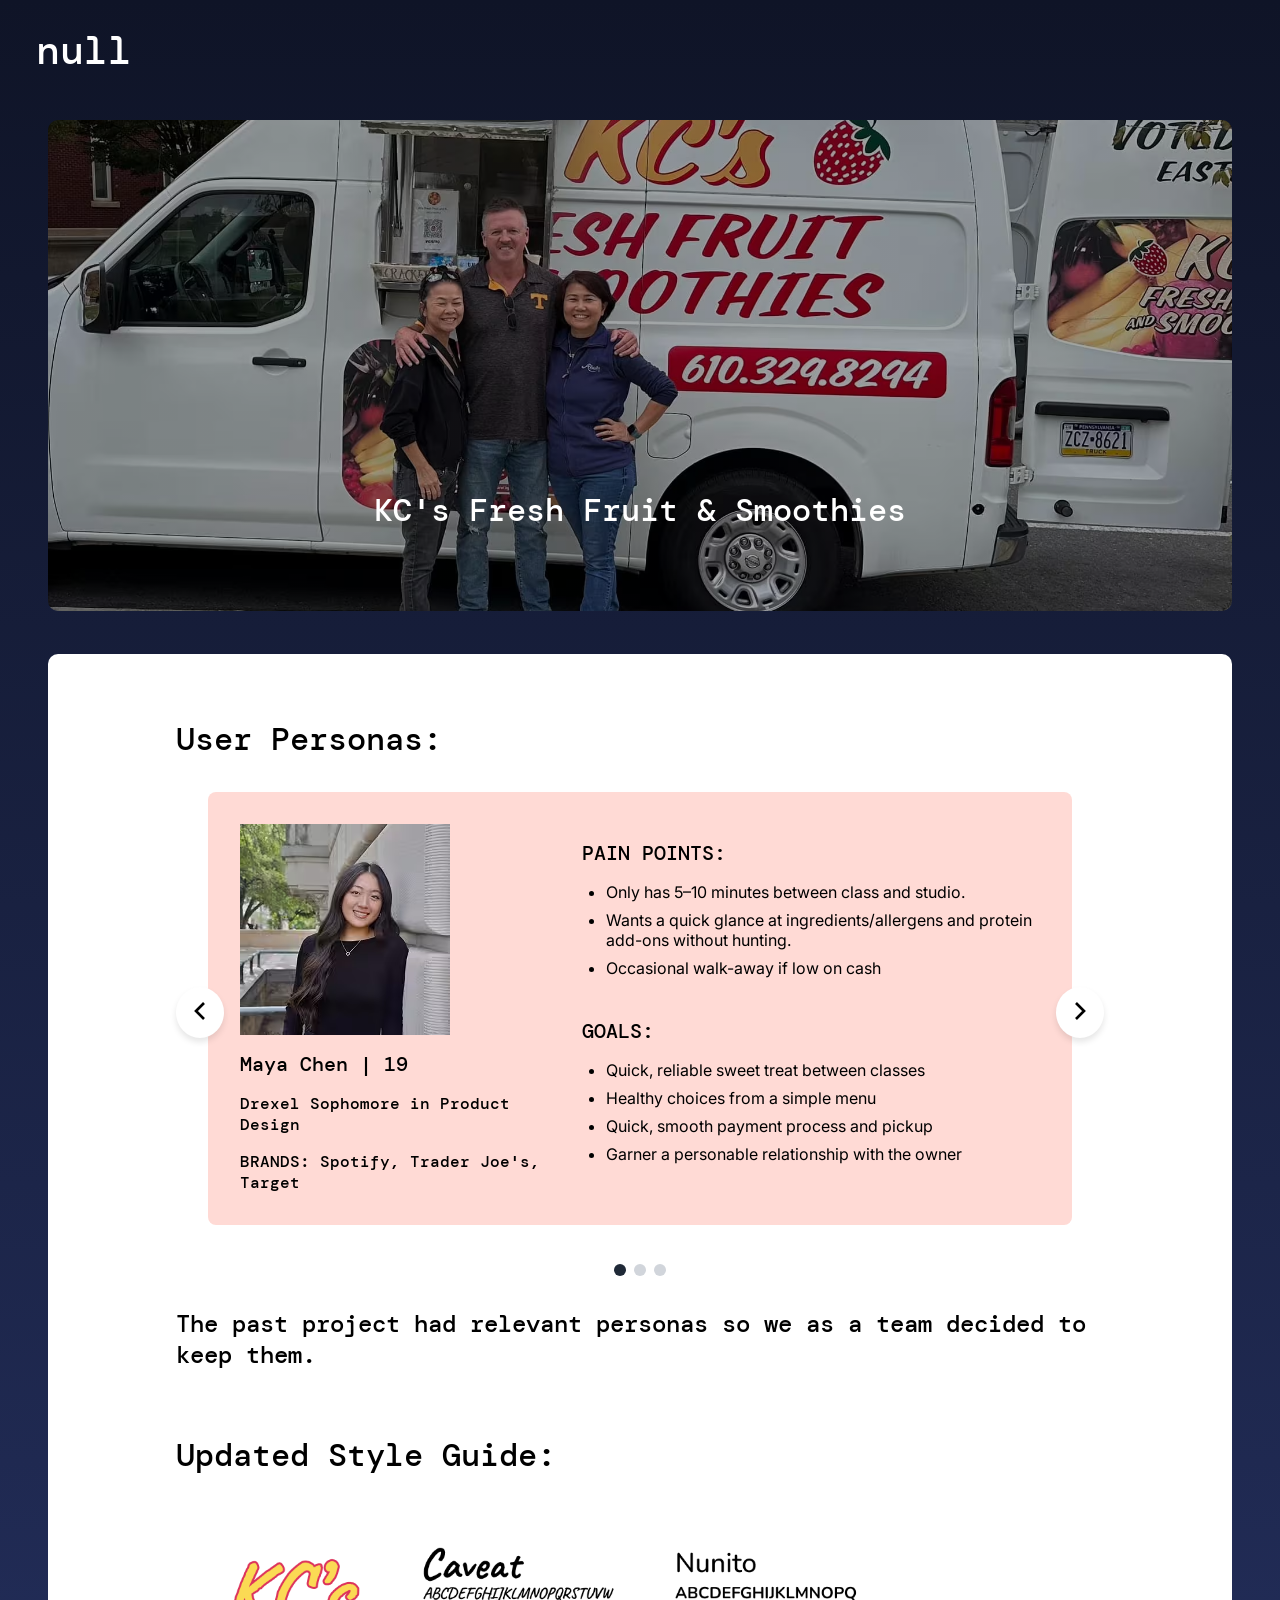
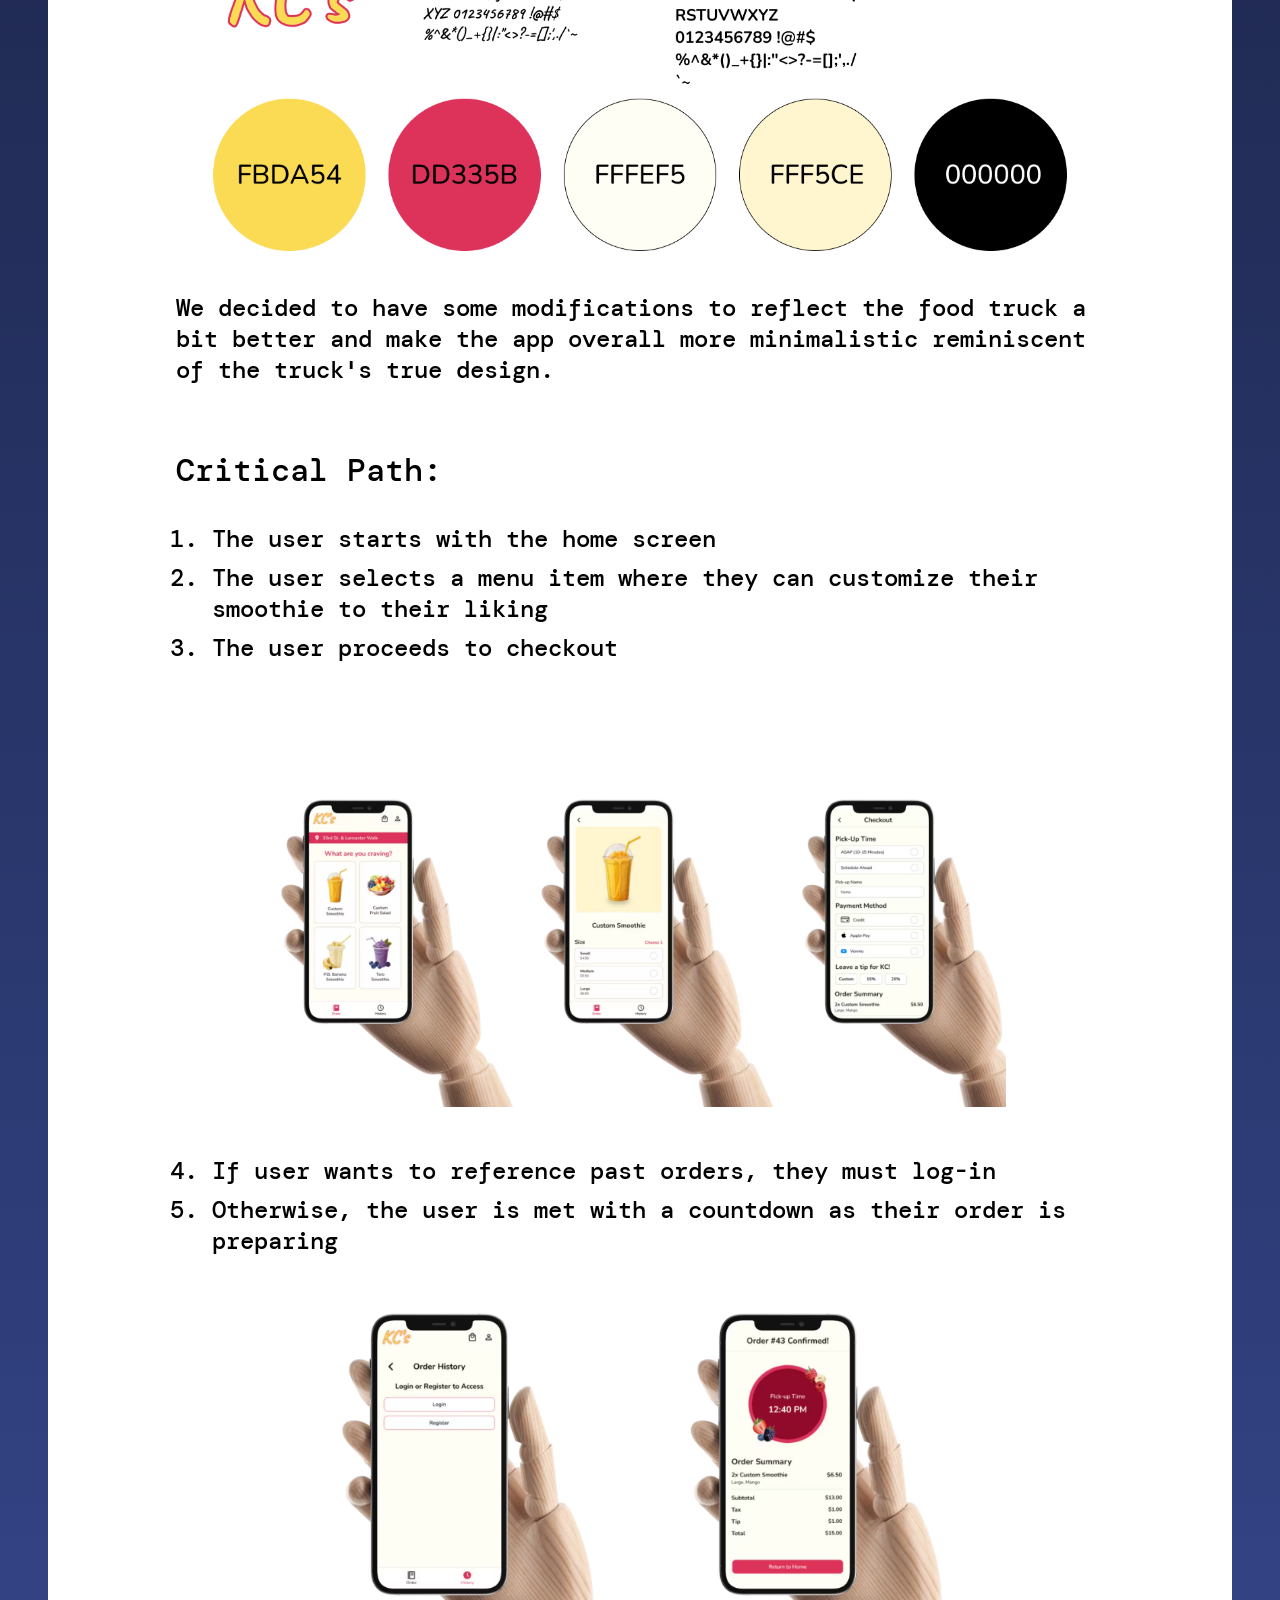
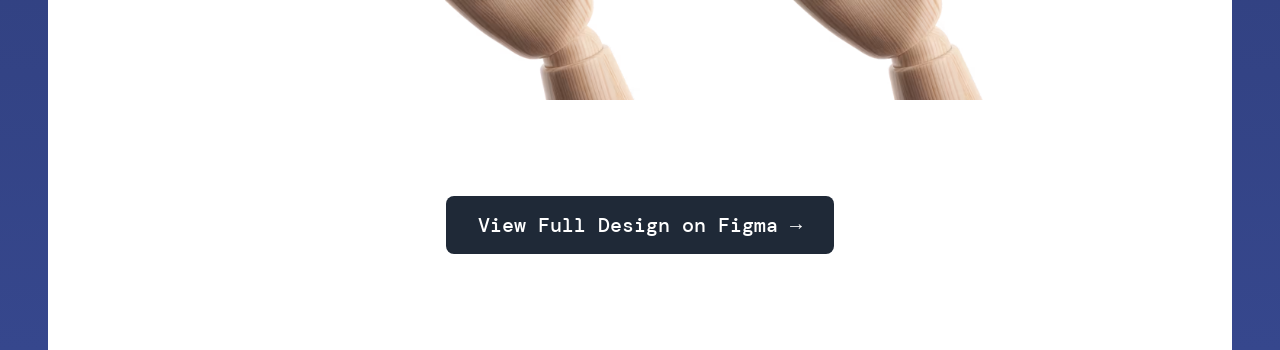
<file: project_page/index.html>
<!DOCTYPE html>
<html lang="en">
<head>
    <meta charset="UTF-8">
    <meta name="viewport" content="width=device-width, initial-scale=1.0">
    <title>KC's - Public Project Webpage</title>
    <link rel="preconnect" href="https://fonts.googleapis.com">
    <link rel="preconnect" href="https://fonts.gstatic.com" crossorigin>
    <link href="https://fonts.googleapis.com/css2?family=DM+Mono:wght@400;500&family=Inter:wght@400;500&display=swap" rel="stylesheet">
    <link rel="stylesheet" href="style.css">
</head>
<body>
    <!-- Header -->
    <header class="header">
        <p class="header-text">null</p>
    </header>

    <!-- Hero Section -->
    <div class="hero-container">
        <div class="hero-section">
            <p class="hero-title">KC's Fresh Fruit & Smoothies</p>
        </div>
    </div>

    <!-- Main Content -->
    <div class="main-content">
        <!-- User Personas Section -->
        <div class="section">
            <p class="section-title">User Personas:</p>
            
            <!-- Carousel -->
            <div class="carousel-container">
                <button class="carousel-btn carousel-btn-prev" aria-label="Previous persona">
                    <svg width="32" height="32" viewBox="0 0 24 24" fill="none" stroke="currentColor" stroke-width="2">
                        <polyline points="15 18 9 12 15 6"></polyline>
                    </svg>
                </button>

                <div class="carousel-wrapper">
                    <div class="carousel-track" id="carouselTrack">
                        <!-- Persona 1: Maya Chen -->
                        <div class="carousel-slide">
                            <div class="persona-card" style="background-color: #ffdad5;">
                                <div class="persona-left">
                                    <picture class="persona-image">
                                        <source srcset="./images/mayachen_headshot.avif" type="image/avif">
                                        <img src="./images/mayachen_headshot.png" alt="Maya Chen">
                                    </picture>
                                    <div class="persona-info">
                                        <p class="persona-name">Maya Chen | 19</p>
                                        <p class="persona-occupation">Drexel Sophomore in Product Design</p>
                                        <p class="persona-brands">BRANDS: Spotify, Trader Joe's, Target</p>
                                    </div>
                                </div>
                                <div class="persona-right">
                                    <div class="persona-section">
                                        <p class="persona-section-title">PAIN POINTS:</p>
                                        <ul class="persona-list">
                                            <li>Only has 5–10 minutes between class and studio.</li>
                                            <li>Wants a quick glance at ingredients/allergens and protein add-ons without hunting.</li>
                                            <li>Occasional walk-away if low on cash</li>
                                        </ul>
                                    </div>
                                    <div class="persona-section">
                                        <p class="persona-section-title">GOALS:</p>
                                        <ul class="persona-list">
                                            <li>Quick, reliable sweet treat between classes</li>
                                            <li>Healthy choices from a simple menu</li>
                                            <li>Quick, smooth payment process and pickup</li>
                                            <li>Garner a personable relationship with the owner</li>
                                        </ul>
                                    </div>
                                </div>
                            </div>
                        </div>

                        <!-- Persona 2: Luis Smith -->
                        <div class="carousel-slide">
                            <div class="persona-card" style="background-color: #e3ffe0;">
                                <div class="persona-left">
                                    <picture class="persona-image">
                                        <source srcset="./images/luissmith_headshot.avif" type="image/avif">
                                        <img src="./images/luissmith_headshot.png" alt="Luis Smith">
                                    </picture>
                                    <div class="persona-info">
                                        <p class="persona-name">Luis Smith | 27</p>
                                        <p class="persona-occupation">Commercial construction worker</p>
                                        <p class="persona-brands">BRANDS: REI co-op, NIKE</p>
                                    </div>
                                </div>
                                <div class="persona-right">
                                    <div class="persona-section">
                                        <p class="persona-section-title">PAIN POINTS:</p>
                                        <ul class="persona-list">
                                            <li>Tight, fixed breaks; can't be late back to the site.</li>
                                            <li>Wants calories + protein clearly labeled</li>
                                            <li>Payment friction when carrying gear/gloves; prefers quick tap or large QR.</li>
                                            <li>Dust/noise from site—needs sturdy lid/straw for walk-back.</li>
                                        </ul>
                                    </div>
                                    <div class="persona-section">
                                        <p class="persona-section-title">GOALS:</p>
                                        <ul class="persona-list">
                                            <li>Fast, filling smoothie that fuels physical work</li>
                                            <li>Simple, reliable menu with a go-to large size + protein</li>
                                            <li>Smooth, no-fuss payment and pickup</li>
                                        </ul>
                                    </div>
                                </div>
                            </div>
                        </div>

                        <!-- Persona 3: Noah Fox -->
                        <div class="carousel-slide">
                            <div class="persona-card" style="background-color: #f9e0ff;">
                                <div class="persona-left">
                                    <picture class="persona-image">
                                        <source srcset="./images/noahfox_headshot.avif" type="image/avif">
                                        <img src="./images/noahfox_headshot.png" alt="Noah Fox">
                                    </picture>
                                    <div class="persona-info">
                                        <p class="persona-name">Noah Fox | 21</p>
                                        <p class="persona-occupation">Drexel Junior in Data Science</p>
                                        <p class="persona-brands">BRANDS: CAVA, GitHub, Notion</p>
                                    </div>
                                </div>
                                <div class="persona-right">
                                    <div class="persona-section">
                                        <p class="persona-section-title">PAIN POINTS:</p>
                                        <ul class="persona-list">
                                            <li>Grab a light, energizing smoothie fast (≤4 minutes)</li>
                                            <li>Keep decisions simple</li>
                                            <li>Pay and get confirmation instantly</li>
                                            <li>Stay on schedule between class, co-op, and going to the gym</li>
                                        </ul>
                                    </div>
                                    <div class="persona-section">
                                        <p class="persona-section-title">GOALS:</p>
                                        <ul class="persona-list">
                                            <li>Fast, filling smoothie that fuels physical work.</li>
                                            <li>Simple, reliable menu with a go-to large size + protein.</li>
                                            <li>Smooth, no-fuss payment and pickup.</li>
                                            <li>Friendly rapport with KC for quick recognition and speed.</li>
                                        </ul>
                                    </div>
                                </div>
                            </div>
                        </div>
                    </div>
                </div>

                <button class="carousel-btn carousel-btn-next" aria-label="Next persona">
                    <svg width="32" height="32" viewBox="0 0 24 24" fill="none" stroke="currentColor" stroke-width="2">
                        <polyline points="9 18 15 12 9 6"></polyline>
                    </svg>
                </button>
            </div>

            <!-- Carousel Indicators -->
            <div class="carousel-indicators" id="carouselIndicators">
                <button class="indicator active" data-index="0" aria-label="Go to persona 1"></button>
                <button class="indicator" data-index="1" aria-label="Go to persona 2"></button>
                <button class="indicator" data-index="2" aria-label="Go to persona 3"></button>
            </div>

            <p class="section-description">The past project had relevant personas so we as a team decided to keep them.</p>
        </div>

        <!-- Updated Style Board Section -->
        <div class="section">
            <p class="section-title">Updated Style Guide:</p>
            <picture class="style-board-image">
                <source srcset="./images/style_guide.png" type="image/avif">
                <img src="./images/style_guide.png" alt="Style Guide">
            </picture>
            <p class="section-description">We decided to have some modifications to reflect the food truck a bit better and make the app overall more minimalistic reminiscent of the truck's true design.</p>
        </div>

        <!-- Critical Path Section -->
        <div class="section">
            <p class="section-title">Critical Path:</p>
            
            <ol class="critical-path-list">
                <li>The user starts with the home screen</li>
                <li>The user selects a menu item where they can customize their smoothie to their liking</li>
                <li>The user proceeds to checkout</li>
            </ol>

            <picture class="taskflow-image">
                <source srcset="./images/taskflow_pt1.avif" type="image/avif">
                <img src="./images/taskflow_pt1.png" alt="Task Flow Part 1">
            </picture>

            <ol class="critical-path-list" start="4">
                <li>If user wants to reference past orders, they must log-in</li>
                <li>Otherwise, the user is met with a countdown as their order is preparing</li>
            </ol>

            <picture class="taskflow-image">
                <source srcset="./images/taskflow_pt2.avif" type="image/avif">
                <img src="./images/taskflow_pt2.png" alt="Task Flow Part 2">
            </picture>
        </div>

        <div class="figma-section">
    <a href="https://www.figma.com/proto/1mMfrvNBhOyWeQwKZV8nIb/null-%7C-IDM216?page-id=174%3A5674&node-id=180-7744&p=f&viewport=719%2C821%2C0.25&t=uX7tXN48DtRNJ760-1&scaling=scale-down&content-scaling=fixed" target="_blank" rel="noopener noreferrer" class="figma-link">
        View Full Design on Figma →
    </a>
</div>
    </div>

    <script src="script.js"></script>
</body>
</html>
</file>
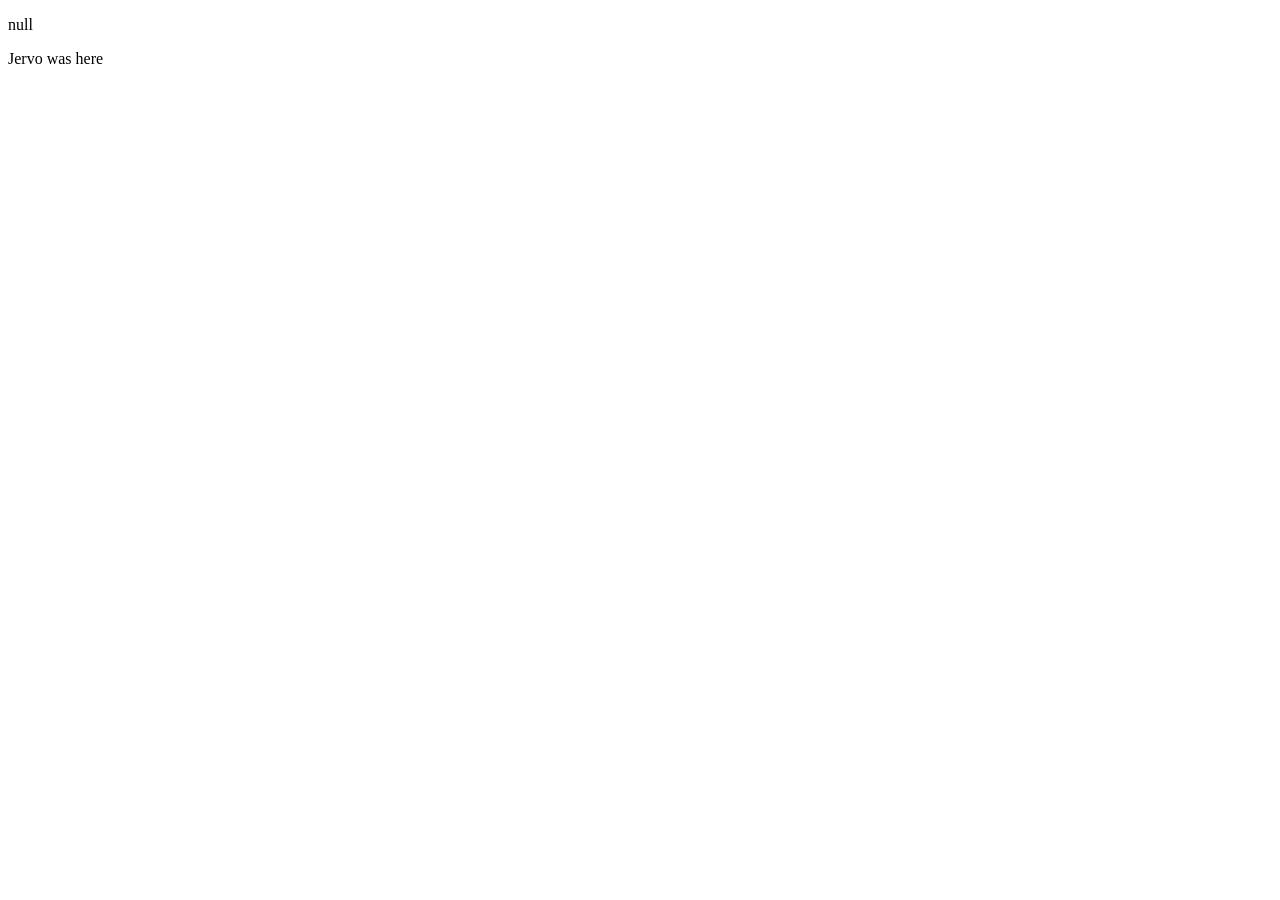
<file: test.html>
<!DOCTYPE html>
<html lang="en">
<head>
    <meta charset="UTF-8">
    <meta name="viewport" content="width=device-width, initial-scale=1.0">
    <title>Document</title>
</head>
<body>
    <p>null</p>
    <p>Jervo was here</p>
</body>
</html>
</file>
<file: project_page/style.css>
* {
    margin: 0;
    padding: 0;
    box-sizing: border-box;
}

body {
    font-family: 'Inter', sans-serif;
    background: linear-gradient(to bottom, #0f1427, #36478d);
    min-height: 100vh;
}

/* HEADER */
.header {
    height: 99px;
    width: 100%;
    overflow: hidden;
}

.header-text {
    font-family: 'DM Mono', monospace;
    font-weight: 500;
    font-size: 40px;
    color: white;
    padding: 24px 36px;
    line-height: normal;
}

/* HERO */
.hero-container {
    margin: 21px 48px 0;
}

.hero-section {
    background-image:
        linear-gradient(rgba(0,0,0,0.35), rgba(0,0,0,0.35)),
        url("images/heroimg.avif");
    background-size: cover;
    background-position: center;
    background-repeat: no-repeat;

    height: 491px;
    border-radius: 10px;
    display: flex;
    align-items: flex-end;
    justify-content: center;
    padding-bottom: 80px;
}

.hero-title {
    font-family: 'DM Mono', monospace;
    font-weight: 500;
    font-size: 32px;
    color: white;
    line-height: normal;
}


.main-content {
    background-color: white;
    margin: 43px 48px 0;
    border-radius: 10px 10px 0 0;
    padding-bottom: 64px;
}


.section {
    padding: 64px 128px 0;
}

.section-title {
    font-family: 'DM Mono', monospace;
    font-weight: 500;
    font-size: 32px;
    color: black;
    margin-bottom: 32px;
    line-height: normal;
}

.section-description {
    font-family: 'DM Mono', monospace;
    font-weight: 500;
    font-size: 24px;
    color: black;
    line-height: normal;
}

/* CAROUSEL */
.carousel-container {
    position: relative;
    display: flex;
    align-items: center;
    justify-content: center;
    margin-bottom: 32px;
}

.carousel-btn {
    position: absolute;
    z-index: 10;
    padding: 8px;
    background-color: white;
    border: none;
    border-radius: 50%;
    box-shadow: 0 4px 6px rgba(0, 0, 0, 0.1);
    cursor: pointer;
    transition: background-color 0.3s;
}

.carousel-btn:hover {
    background-color: #f3f4f6;
}

.carousel-btn-prev {
    left: 0;
}

.carousel-btn-next {
    right: 0;
}

.carousel-wrapper {
    width: 100%;
    max-width: 896px;
    overflow: hidden;
}

.carousel-track {
    display: flex;
    transition: transform 0.5s ease-in-out;
}

.carousel-slide {
    width: 100%;
    flex-shrink: 0;
    padding: 0 16px;
}

/* Persona Card */
.persona-card {
    display: flex;
    gap: 32px;
    padding: 32px;
    border-radius: 8px;
}

.persona-left {
    display: flex;
    flex-direction: column;
    gap: 16px;
    width: 310px;
}

.persona-image {
    width: 210px;
    height: 211px;
    overflow: hidden;
}

.persona-image * {
    width: 100%;
    height: 100%;
    object-fit: cover;
}

.persona-info {
    font-family: 'DM Mono', monospace;
    font-weight: 500;
}

.persona-name {
    font-size: 20px;
    color: black;
    margin-bottom: 16px;
}

.persona-occupation {
    font-size: 16px;
    color: black;
    margin-bottom: 16px;
}

.persona-brands {
    font-size: 16px;
    color: black;
}

.persona-right {
    flex: 1;
    display: flex;
    flex-direction: column;
    gap: 32px;
    padding-top: 16px;
}

.persona-section-title {
    font-family: 'DM Mono', monospace;
    font-weight: 500;
    font-size: 20px;
    color: black;
    margin-bottom: 16px;
}

.persona-list {
    font-family: 'Inter', sans-serif;
    font-size: 16px;
    color: black;
    list-style-type: disc;
    padding-left: 24px;
}

.persona-list li {
    margin-bottom: 8px;
}

.carousel-indicators {
    display: flex;
    justify-content: center;
    gap: 8px;
    margin-bottom: 32px;
}

.indicator {
    width: 12px;
    height: 12px;
    border-radius: 50%;
    background-color: #d1d5db;
    border: none;
    cursor: pointer;
    transition: background-color 0.3s;
}

.indicator.active {
    background-color: #1f2937;
}

.style-board-image {
    margin-bottom: 32px;
}

.style-board-image * {
    width: 100%;
    height: auto;
    object-fit: cover;
    border-radius: 8px;
}

.critical-path-list {
    font-family: 'DM Mono', monospace;
    font-weight: 500;
    font-size: 24px;
    color: black;
    list-style-type: decimal;
    padding-left: 36px;
    margin-bottom: 32px;
}

.critical-path-list li {
    margin-bottom: 8px;
}

.taskflow-image {
    display: flex;
    justify-content: center;
    margin-bottom: 48px;
}

.taskflow-image * {
    max-width: 732px;
    height: auto;
    object-fit: cover;
}

.figma-section {
    padding: 48px 128px 0;
    text-align: center;
}

.figma-link {
    display: inline-block;
    font-family: 'DM Mono', monospace;
    font-weight: 500;
    font-size: 20px;
    color: white;
    background-color: #1f2937;
    padding: 16px 32px;
    border-radius: 8px;
    text-decoration: none;
    transition: background-color 0.3s, transform 0.2s;
    margin-bottom: 32px;
}

.figma-link:hover {
    background-color: #374151;
    transform: translateY(-2px);
}

.figma-link:active {
    transform: translateY(0);
}

@media (max-width: 768px) {
    .figma-section {
        padding: 32px 24px 0;
    }

    .figma-link {
        font-size: 16px;
        padding: 12px 24px;
    }
}


/* Responsive Design */
@media (max-width: 1024px) {
    .section {
        padding: 48px 64px 0;
    }

    .persona-card {
        flex-direction: column;
    }

    .persona-left {
        width: 100%;
    }
}

@media (max-width: 768px) {
    .hero-container {
        margin: 21px 24px 0;
    }

    .main-content {
        margin: 43px 24px 0;
    }

    .section {
        padding: 32px 24px 0;
    }

    .section-title {
        font-size: 24px;
    }

    .section-description {
        font-size: 18px;
    }

    .hero-title {
        font-size: 24px;
    }

    .carousel-btn {
        display: none;
    }

    .carousel-slide {
        padding: 0;
    }

    .header-text {
        font-size: 28px;
        padding: 20px 24px;
    }

    .hero-container {
        margin: 21px 24px 0;
    }

    .hero-section {
        height: 350px;
        padding-bottom: 60px;
    }

    .hero-title {
        font-size: 24px;
        text-align: center;
        padding: 0 20px;
    }

    .main-content {
        margin: 43px 24px 0;
    }

    .section {
        padding: 32px 24px 0;
    }

    .section-title {
        font-size: 24px;
        margin-bottom: 24px;
    }

    .section-description {
        font-size: 16px;
        line-height: 1.5;
    }

    .carousel-btn {
        display: none;
    }

    .carousel-slide {
        padding: 0;
    }

    .persona-card {
        padding: 24px;
    }

    .persona-image {
        width: 100%;
        max-width: 210px;
        margin: 0 auto;
    }

    .persona-info {
        text-align: center;
    }

    .persona-name {
        font-size: 18px;
    }

    .persona-occupation {
        font-size: 14px;
    }

    .persona-brands {
        font-size: 14px;
    }

    .persona-section-title {
        font-size: 18px;
    }

    .persona-list {
        font-size: 14px;
        line-height: 1.6;
    }

    .critical-path-list {
        font-size: 18px;
        padding-left: 24px;
        line-height: 1.5;
    }

    .taskflow-image * {
        max-width: 100%;
    }
}
</file>
